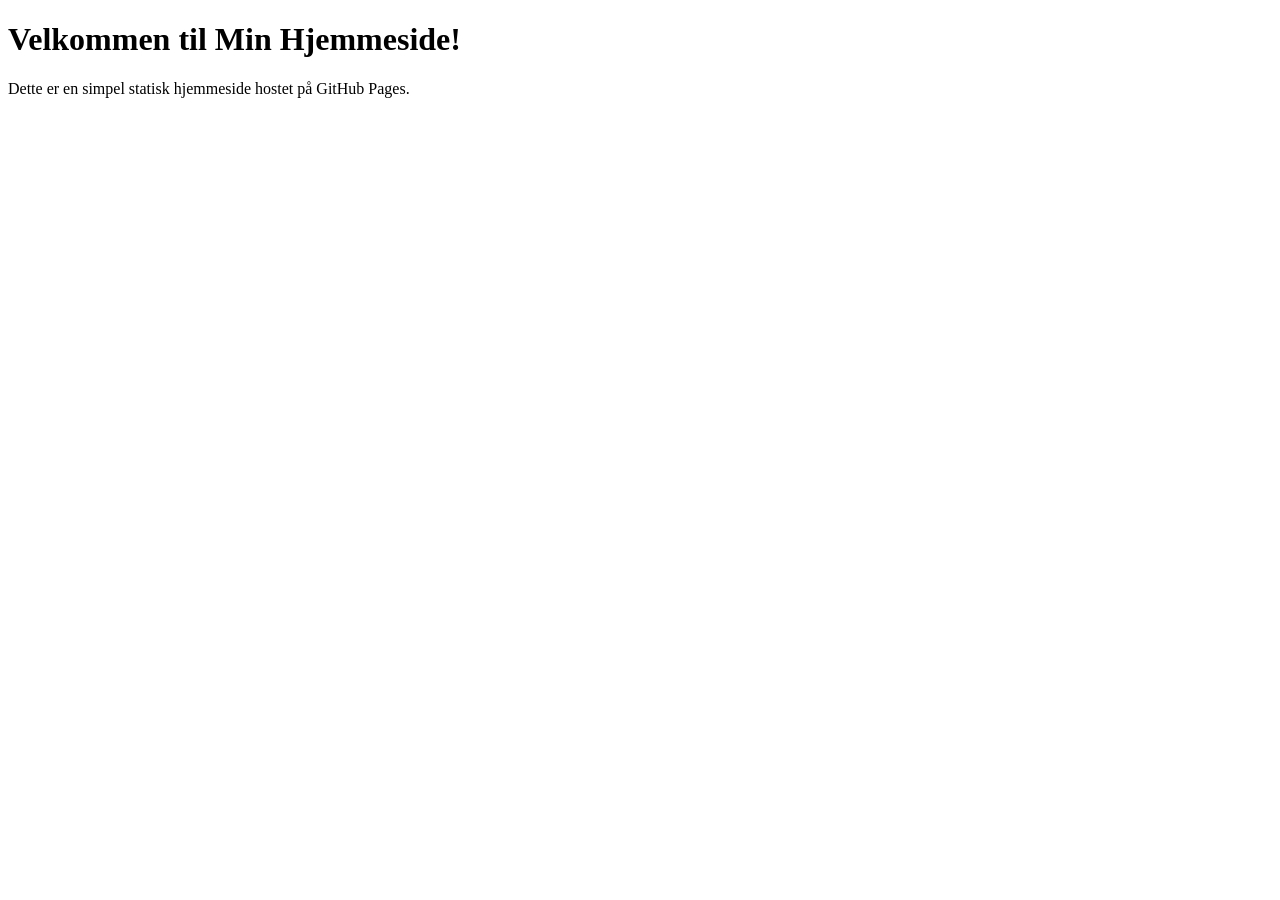
<file: Index.html>
<!DOCTYPE html>
<html lang="da">
<head>
    <meta charset="UTF-8">
    <meta name="viewport" content="width=device-width, initial-scale=1.0">
    <title>Min Hjemmeside</title>
</head>
<body>
    <h1>Velkommen til Min Hjemmeside!</h1>
    <p>Dette er en simpel statisk hjemmeside hostet på GitHub Pages.</p>
</body>
</html>
</file>
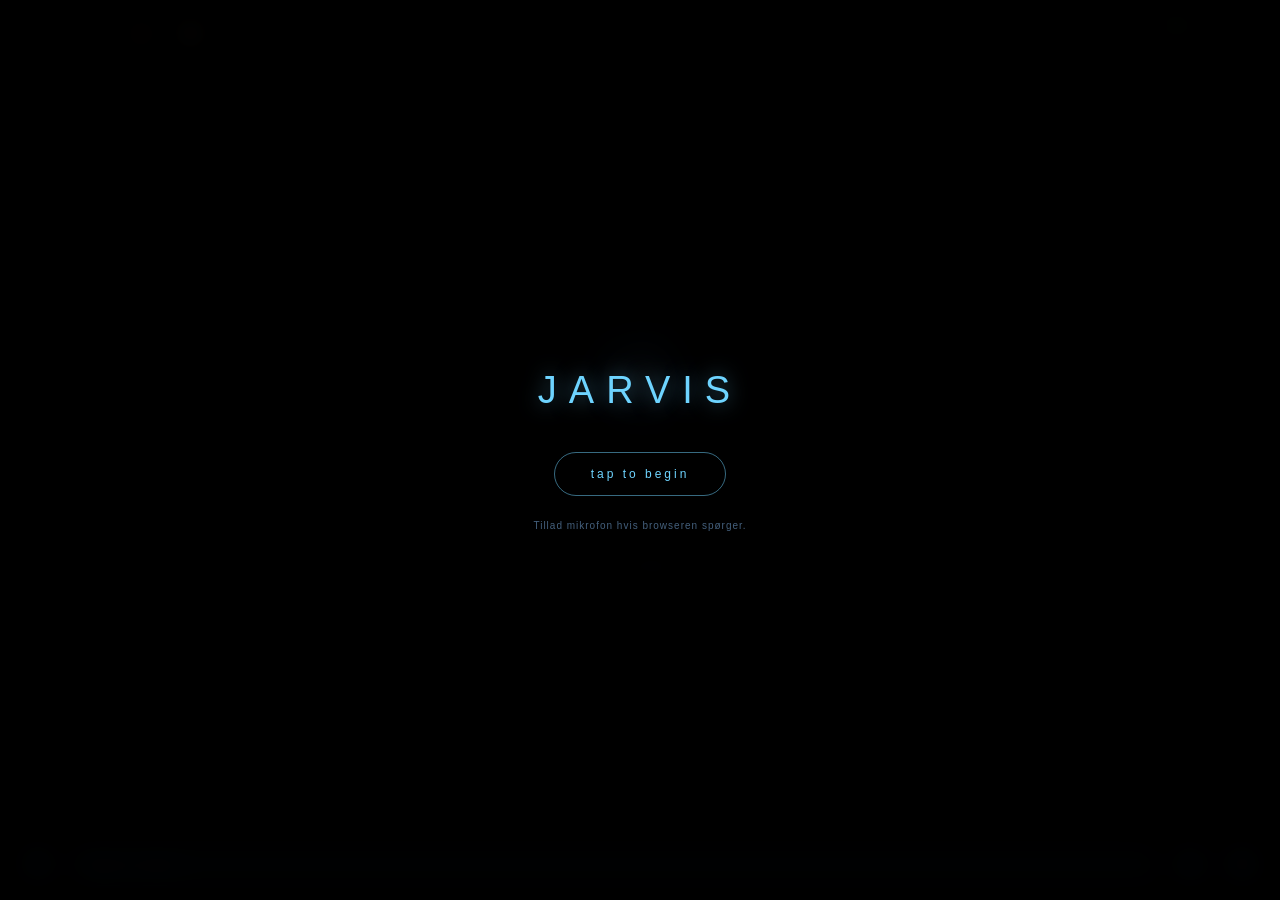
<file: index.html>
<!DOCTYPE html>
<html lang="da">
<head>
    <meta charset="UTF-8">
    <meta name="viewport" content="width=device-width, initial-scale=1.0, maximum-scale=1.0, user-scalable=no">
    <meta name="apple-mobile-web-app-capable" content="yes">
    <meta name="apple-mobile-web-app-status-bar-style" content="black-translucent">
    <title>JARVIS</title>
    <link rel="stylesheet" href="styles.css">
</head>
<body>
    <canvas id="blob"></canvas>

    <div class="hud">
        <span class="dot" id="conn-dot"></span>
        <span id="conn-text">connected</span>
    </div>

    <div class="status" id="status">tap to begin</div>
    <div class="caption" id="caption"></div>

    <div class="bottombar">
        <button class="icon-btn" id="mic-btn" title="Mic">🎙</button>
        <input type="text" id="text-input" placeholder="Skriv til Jarvis…" autocomplete="off" />
        <button class="icon-btn" id="send-btn" title="Send">➤</button>
        <button class="icon-btn" id="settings-btn" title="Indstillinger">⚙</button>
    </div>

    <div class="corner">
        <button id="lang-btn">EN</button>
        <button id="mute-btn">🔊</button>
        <a href="agents.html" class="deck-link" title="Agent Deck — Money Management">💼</a>
        <a href="casino.html" class="deck-link" title="Ivan's Block — Social Casino">🎰</a>
    </div>

    <div class="overlay" id="overlay">
        <div class="overlay-inner">
            <div class="title">JARVIS</div>
            <button class="start-btn" id="start-btn">tap to begin</button>
            <div class="note">Tillad mikrofon hvis browseren spørger.</div>
        </div>
    </div>

    <div class="overlay settings-overlay hidden" id="settings-overlay">
        <div class="settings-panel">
            <h2>Indstillinger</h2>
            <label>Dit navn
                <input type="text" id="name-input" placeholder="Sir">
            </label>
            <label>Anthropic API-nøgle <span class="hint">(valgfri — giver ægte AI-svar)</span>
                <input type="password" id="api-key-input" placeholder="sk-ant-…">
            </label>
            <label>Model
                <select id="model-select">
                    <option value="claude-haiku-4-5-20251001">Haiku 4.5 (hurtig)</option>
                    <option value="claude-sonnet-4-6">Sonnet 4.6</option>
                    <option value="claude-opus-4-7">Opus 4.7 (smartest)</option>
                </select>
            </label>
            <div class="help">
                <p>Uden API-nøgle bruger Jarvis kun lokale kommandoer.</p>
                <p>Med nøgle svarer han intelligent på alt, i Jarvis-stil.</p>
                <p>Få en nøgle på <a href="https://console.anthropic.com/" target="_blank">console.anthropic.com</a></p>
            </div>
            <div class="btn-row">
                <button id="settings-save">Gem</button>
                <button id="settings-close">Luk</button>
            </div>
        </div>
    </div>

    <script src="jarvis.js"></script>
</body>
</html>
</file>
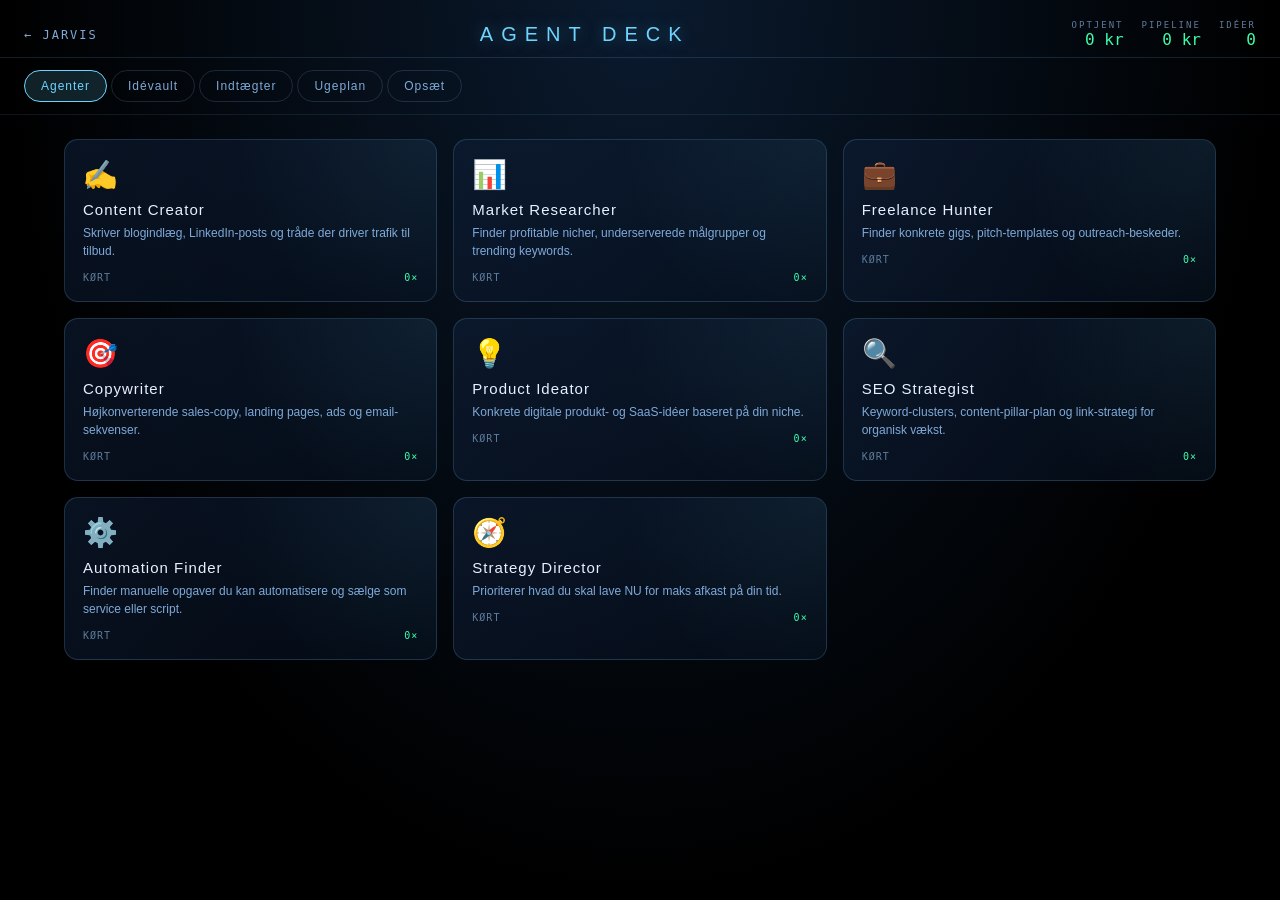
<file: agents.html>
<!DOCTYPE html>
<html lang="da">
<head>
    <meta charset="UTF-8">
    <meta name="viewport" content="width=device-width, initial-scale=1.0">
    <title>Agent Deck — Money Management</title>
    <link rel="stylesheet" href="styles.css">
    <link rel="stylesheet" href="agents.css">
</head>
<body class="agents-body">
    <header class="deck-header">
        <a href="index.html" class="back-link">← JARVIS</a>
        <h1>AGENT&nbsp;DECK</h1>
        <div class="deck-stats">
            <span class="stat"><span class="stat-label">Optjent</span><span id="stat-earned">0 kr</span></span>
            <span class="stat"><span class="stat-label">Pipeline</span><span id="stat-pipeline">0 kr</span></span>
            <span class="stat"><span class="stat-label">Idéer</span><span id="stat-ideas">0</span></span>
        </div>
    </header>

    <nav class="deck-tabs">
        <button class="tab active" data-tab="agents">Agenter</button>
        <button class="tab" data-tab="vault">Idévault</button>
        <button class="tab" data-tab="revenue">Indtægter</button>
        <button class="tab" data-tab="plan">Ugeplan</button>
        <button class="tab" data-tab="config">Opsæt</button>
    </nav>

    <main class="deck-main">
        <section class="tab-panel active" id="panel-agents">
            <div class="agent-grid" id="agent-grid"></div>
        </section>

        <section class="tab-panel" id="panel-vault">
            <div class="vault-toolbar">
                <input type="text" id="vault-search" placeholder="Søg i idéer…">
                <button id="vault-export">Eksportér JSON</button>
                <button id="vault-clear" class="danger">Ryd alt</button>
            </div>
            <div class="vault-list" id="vault-list"></div>
        </section>

        <section class="tab-panel" id="panel-revenue">
            <div class="revenue-form">
                <input type="text" id="rev-source" placeholder="Kilde (fx freelance-gig, produkt)">
                <input type="number" id="rev-amount" placeholder="Beløb (kr)" step="0.01">
                <select id="rev-agent"></select>
                <button id="rev-add">Log indtægt</button>
            </div>
            <div class="revenue-summary" id="revenue-summary"></div>
            <div class="revenue-list" id="revenue-list"></div>
        </section>

        <section class="tab-panel" id="panel-plan">
            <div class="plan-toolbar">
                <button id="plan-generate">Generér ugeplan med alle agenter</button>
                <span id="plan-status"></span>
            </div>
            <div class="plan-output" id="plan-output"></div>
        </section>

        <section class="tab-panel" id="panel-config">
            <div class="config-card">
                <h2>API &amp; Profil</h2>
                <label>Anthropic API-nøgle
                    <input type="password" id="cfg-api-key" placeholder="sk-ant-…">
                </label>
                <label>Model
                    <select id="cfg-model">
                        <option value="claude-haiku-4-5-20251001">Haiku 4.5 (hurtig/billig)</option>
                        <option value="claude-sonnet-4-6">Sonnet 4.6 (balance)</option>
                        <option value="claude-opus-4-7">Opus 4.7 (smartest)</option>
                    </select>
                </label>
                <label>Din niche / mål
                    <textarea id="cfg-niche" rows="3" placeholder="Fx: Jeg er udvikler med 2 timer om dagen. Vil tjene 5000 kr/md ekstra. Interesse: AI-værktøjer, webudvikling."></textarea>
                </label>
                <label>Månedligt mål (kr)
                    <input type="number" id="cfg-goal" placeholder="5000">
                </label>
                <label>Valuta-symbol
                    <input type="text" id="cfg-currency" placeholder="kr" maxlength="4">
                </label>
                <div class="btn-row">
                    <button id="cfg-save">Gem</button>
                    <button id="cfg-reset" class="danger">Nulstil alt</button>
                </div>
                <p class="help-text">Data gemmes kun i din browser. API-nøglen forlader aldrig din enhed undtagen til Anthropic.</p>
            </div>
        </section>
    </main>

    <div class="modal hidden" id="modal">
        <div class="modal-panel">
            <div class="modal-head">
                <h2 id="modal-title">Agent</h2>
                <button id="modal-close">✕</button>
            </div>
            <div class="modal-body">
                <p id="modal-desc" class="agent-desc"></p>
                <label class="modal-label">Brief til agenten
                    <textarea id="modal-brief" rows="4" placeholder="Beskriv hvad du vil have — eller lad feltet stå tomt for default-opgave."></textarea>
                </label>
                <div class="modal-actions">
                    <button id="modal-run">Kør agent</button>
                    <span id="modal-status"></span>
                </div>
                <div class="modal-result" id="modal-result"></div>
            </div>
        </div>
    </div>

    <script src="agents.js"></script>
</body>
</html>
</file>
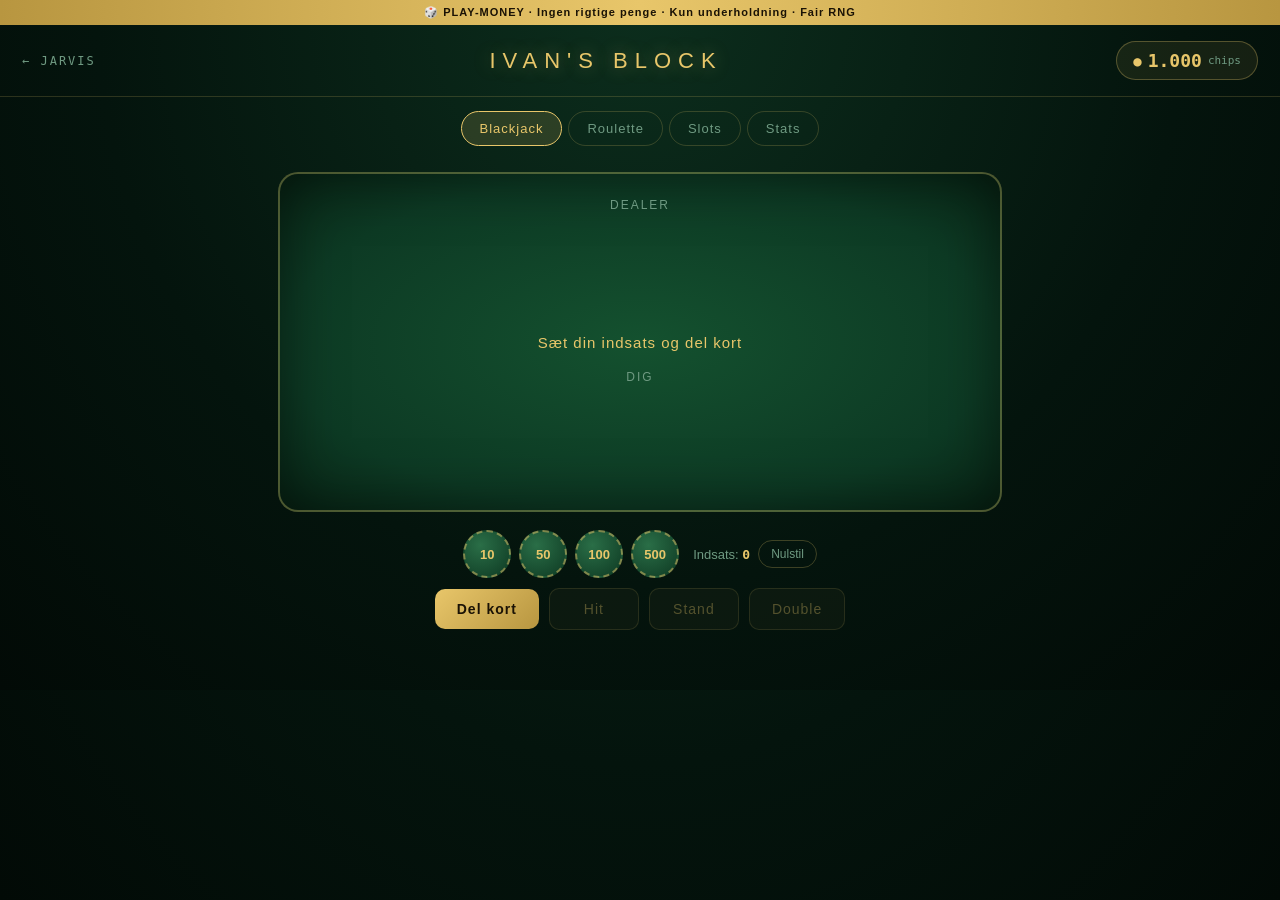
<file: casino.html>
<!DOCTYPE html>
<html lang="da">
<head>
    <meta charset="UTF-8">
    <meta name="viewport" content="width=device-width, initial-scale=1.0, maximum-scale=1.0, user-scalable=no">
    <title>Ivan's Block — Social Casino</title>
    <link rel="stylesheet" href="casino.css">
</head>
<body>
    <div class="play-money-banner">🎲 PLAY-MONEY · Ingen rigtige penge · Kun underholdning · Fair RNG</div>

    <header class="casino-header">
        <a href="index.html" class="back-link">← JARVIS</a>
        <div class="brand">IVAN'S&nbsp;BLOCK</div>
        <div class="wallet">
            <span class="chip-icon">●</span>
            <span id="chip-balance">1000</span>
            <span class="chip-label">chips</span>
        </div>
    </header>

    <nav class="game-tabs">
        <button class="gtab active" data-game="blackjack">Blackjack</button>
        <button class="gtab" data-game="roulette">Roulette</button>
        <button class="gtab" data-game="slots">Slots</button>
        <button class="gtab" data-game="stats">Stats</button>
    </nav>

    <main class="casino-main">
        <!-- BLACKJACK -->
        <section class="game-panel active" id="game-blackjack">
            <div class="table">
                <div class="hand-area">
                    <div class="hand-label">Dealer <span id="bj-dealer-score"></span></div>
                    <div class="cards" id="bj-dealer-cards"></div>
                </div>
                <div class="table-msg" id="bj-msg">Sæt din indsats og del kort</div>
                <div class="hand-area">
                    <div class="hand-label">Dig <span id="bj-player-score"></span></div>
                    <div class="cards" id="bj-player-cards"></div>
                </div>
            </div>
            <div class="bet-row">
                <div class="bet-control">
                    <button class="chip-btn" data-bet="10">10</button>
                    <button class="chip-btn" data-bet="50">50</button>
                    <button class="chip-btn" data-bet="100">100</button>
                    <button class="chip-btn" data-bet="500">500</button>
                    <span class="current-bet">Indsats: <b id="bj-bet">0</b></span>
                    <button class="clear-bet" id="bj-clear">Nulstil</button>
                </div>
            </div>
            <div class="action-row" id="bj-actions">
                <button id="bj-deal" class="primary">Del kort</button>
                <button id="bj-hit" disabled>Hit</button>
                <button id="bj-stand" disabled>Stand</button>
                <button id="bj-double" disabled>Double</button>
            </div>
        </section>

        <!-- ROULETTE -->
        <section class="game-panel" id="game-roulette">
            <div class="roulette-display">
                <div class="wheel" id="roulette-wheel">
                    <div class="wheel-number" id="roulette-result">—</div>
                </div>
                <div class="table-msg" id="roulette-msg">Vælg dine indsatser og spin</div>
            </div>
            <div class="bet-row">
                <div class="bet-control">
                    <button class="chip-btn" data-bet="10">10</button>
                    <button class="chip-btn" data-bet="50">50</button>
                    <button class="chip-btn" data-bet="100">100</button>
                    <span class="current-bet">Chip: <b id="roulette-chip">10</b></span>
                </div>
            </div>
            <div class="roulette-bets" id="roulette-bets"></div>
            <div class="action-row">
                <button id="roulette-spin" class="primary">Spin</button>
                <button id="roulette-clear">Ryd indsatser</button>
                <span class="staked">På bordet: <b id="roulette-staked">0</b></span>
            </div>
        </section>

        <!-- SLOTS -->
        <section class="game-panel" id="game-slots">
            <div class="slots-machine">
                <div class="reels" id="slots-reels">
                    <div class="reel" data-r="0">🍒</div>
                    <div class="reel" data-r="1">🍋</div>
                    <div class="reel" data-r="2">🔔</div>
                </div>
                <div class="table-msg" id="slots-msg">Spin for at vinde</div>
                <div class="paytable" id="slots-paytable"></div>
            </div>
            <div class="bet-row">
                <div class="bet-control">
                    <button class="chip-btn" data-bet="10">10</button>
                    <button class="chip-btn" data-bet="50">50</button>
                    <button class="chip-btn" data-bet="100">100</button>
                    <span class="current-bet">Indsats: <b id="slots-bet">10</b></span>
                </div>
            </div>
            <div class="action-row">
                <button id="slots-spin" class="primary">Spin</button>
            </div>
        </section>

        <!-- STATS -->
        <section class="game-panel" id="game-stats">
            <div class="stats-grid" id="stats-grid"></div>
            <div class="action-row">
                <button id="bonus-btn" class="primary">Hent gratis chips (+500)</button>
                <button id="reset-wallet" class="danger">Nulstil wallet</button>
            </div>
            <p class="disclaimer">
                Ivan's Block er et gratis underholdningsspil med virtuelle chips uden nogen pengeværdi.
                Der kan ikke indbetales eller udbetales rigtige penge. Resultaterne er tilfældige og fair —
                ingen spil er riggede. Spil for sjov.
            </p>
        </section>
    </main>

    <script src="casino.js"></script>
</body>
</html>
</file>
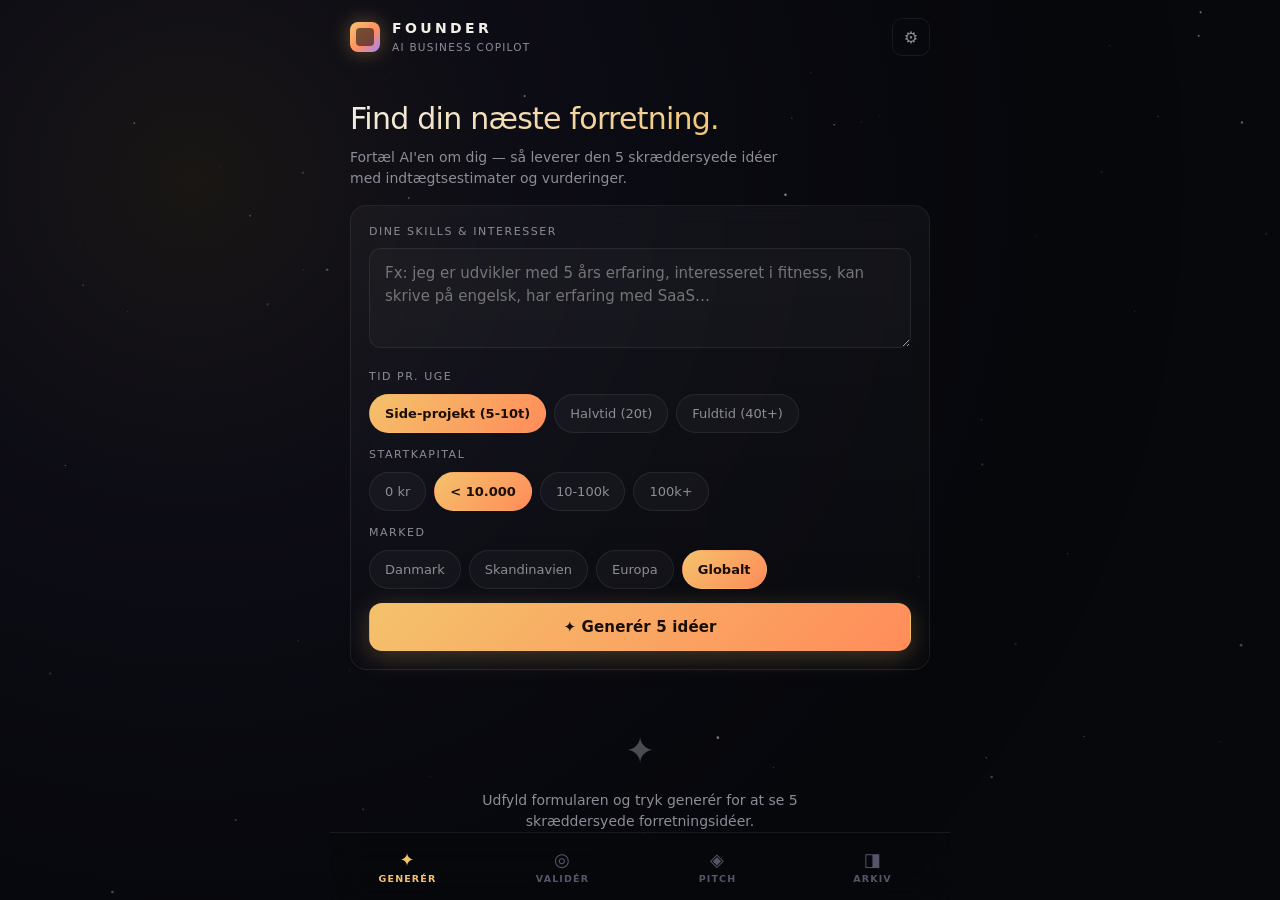
<file: founder.html>
<!DOCTYPE html>
<html lang="da">
<head>
    <meta charset="UTF-8">
    <meta name="viewport" content="width=device-width, initial-scale=1.0, maximum-scale=1.0, user-scalable=no">
    <meta name="apple-mobile-web-app-capable" content="yes">
    <meta name="apple-mobile-web-app-status-bar-style" content="black-translucent">
    <meta name="theme-color" content="#07080c">
    <title>Founder — AI Business Copilot</title>
    <link rel="stylesheet" href="founder.css">
</head>
<body>
    <canvas id="bg"></canvas>

    <div class="app">
        <header class="top">
            <div class="brand">
                <div class="logo"></div>
                <div class="brand-text">
                    <div class="brand-name">FOUNDER</div>
                    <div class="brand-sub" id="brand-sub">AI business copilot</div>
                </div>
            </div>
            <button class="icon" id="settings-btn" aria-label="Indstillinger">⚙</button>
        </header>

        <main id="view" class="view"></main>

        <nav class="tabs">
            <button class="tab" data-tab="generate">
                <span class="tab-ico">✦</span><span class="tab-lbl">Generér</span>
            </button>
            <button class="tab" data-tab="validate">
                <span class="tab-ico">◎</span><span class="tab-lbl">Validér</span>
            </button>
            <button class="tab" data-tab="pitch">
                <span class="tab-ico">◈</span><span class="tab-lbl">Pitch</span>
            </button>
            <button class="tab" data-tab="archive">
                <span class="tab-ico">◨</span><span class="tab-lbl">Arkiv</span>
            </button>
        </nav>
    </div>

    <div class="modal hidden" id="settings-modal">
        <div class="modal-inner">
            <h2>Indstillinger</h2>
            <label>Dit navn
                <input type="text" id="name-input" placeholder="Dit navn">
            </label>
            <label>Anthropic API-nøgle <span class="hint">(påkrævet — driver AI'en)</span>
                <input type="password" id="api-key-input" placeholder="sk-ant-…">
            </label>
            <label>Model
                <select id="model-select">
                    <option value="claude-sonnet-4-6">Sonnet 4.6 — anbefalet balance</option>
                    <option value="claude-haiku-4-5-20251001">Haiku 4.5 — hurtig</option>
                    <option value="claude-opus-4-7">Opus 4.7 — dybest analyse</option>
                </select>
            </label>
            <label>Sprog
                <select id="lang-select">
                    <option value="da">Dansk</option>
                    <option value="en">English</option>
                </select>
            </label>
            <div class="help">
                <p>Alt gemmes lokalt i din browser. Din API-nøgle sendes kun til Anthropic.</p>
                <p>Hent en nøgle på <a href="https://console.anthropic.com/" target="_blank" rel="noopener">console.anthropic.com</a></p>
            </div>
            <div class="row">
                <button id="export-btn" class="ghost">Eksportér</button>
                <button id="reset-btn" class="danger">Nulstil alt</button>
            </div>
            <div class="row">
                <button id="settings-close">Luk</button>
                <button id="settings-save" class="primary">Gem</button>
            </div>
        </div>
    </div>

    <div class="toast" id="toast"></div>

    <script src="founder.js"></script>
</body>
</html>
</file>
<file: styles.css>
* { box-sizing: border-box; margin: 0; padding: 0; }

html, body {
    width: 100%;
    height: 100%;
    background: #000;
    overflow: hidden;
    font-family: "SF Pro Display", "Helvetica Neue", -apple-system, sans-serif;
    color: #7fa9d8;
    -webkit-user-select: none;
    user-select: none;
    -webkit-tap-highlight-color: transparent;
}

#blob {
    position: fixed;
    inset: 0;
    width: 100%;
    height: 100%;
    display: block;
    z-index: 1;
}

.hud {
    position: fixed;
    z-index: 3;
    top: 18px;
    right: 20px;
    font-size: 12px;
    letter-spacing: 1px;
    color: #7fa9d8;
    font-family: "SF Mono", "Menlo", monospace;
    display: flex;
    align-items: center;
    gap: 8px;
}

.dot {
    width: 7px;
    height: 7px;
    border-radius: 50%;
    background: #3afcaa;
    box-shadow: 0 0 6px #3afcaa;
}
.dot.offline { background: #ff4d6d; box-shadow: 0 0 6px #ff4d6d; }

.status {
    position: fixed;
    z-index: 3;
    left: 50%;
    top: 62%;
    transform: translateX(-50%);
    font-size: 13px;
    letter-spacing: 2px;
    color: #8bb4e0;
    font-family: "SF Mono", "Menlo", monospace;
    white-space: nowrap;
    transition: color 0.3s;
}

.caption {
    position: fixed;
    z-index: 3;
    left: 50%;
    top: 68%;
    transform: translateX(-50%);
    max-width: 80%;
    text-align: center;
    font-size: 15px;
    color: #b9d9ff;
    line-height: 1.5;
    opacity: 0;
    transition: opacity 0.3s;
    pointer-events: none;
}
.caption.show { opacity: 1; }

.bottombar {
    position: fixed;
    z-index: 3;
    bottom: 0;
    left: 0;
    right: 0;
    padding: 14px 16px calc(14px + env(safe-area-inset-bottom));
    display: flex;
    gap: 8px;
    align-items: center;
    background: linear-gradient(to top, rgba(0,0,0,0.8), transparent);
}

#text-input {
    flex: 1;
    background: rgba(20, 40, 70, 0.55);
    border: 1px solid rgba(127, 169, 216, 0.25);
    color: #e6f1ff;
    padding: 12px 16px;
    border-radius: 24px;
    font-size: 15px;
    outline: none;
    font-family: inherit;
    -webkit-user-select: auto;
    user-select: auto;
    backdrop-filter: blur(10px);
}
#text-input::placeholder { color: #5e7c9c; }
#text-input:focus { border-color: rgba(127, 200, 255, 0.5); }

.icon-btn {
    width: 44px;
    height: 44px;
    border-radius: 50%;
    background: rgba(20, 40, 70, 0.55);
    border: 1px solid rgba(127, 169, 216, 0.25);
    color: #7fc3ff;
    cursor: pointer;
    font-size: 16px;
    display: flex;
    align-items: center;
    justify-content: center;
    transition: all 0.15s;
    flex-shrink: 0;
    backdrop-filter: blur(10px);
}
.icon-btn:active { background: rgba(80, 150, 220, 0.35); transform: scale(0.95); }
.icon-btn.active { background: #ff47b0; color: white; box-shadow: 0 0 10px #ff47b0; }

.corner {
    position: fixed;
    z-index: 3;
    top: 18px;
    left: 20px;
    display: flex;
    gap: 8px;
}
.corner button {
    background: transparent;
    border: 1px solid rgba(127, 169, 216, 0.25);
    color: #7fa9d8;
    padding: 6px 12px;
    border-radius: 20px;
    font-size: 11px;
    letter-spacing: 1px;
    cursor: pointer;
    font-family: inherit;
    min-width: 40px;
}
.corner button:active { background: rgba(127, 169, 216, 0.15); }
.corner .deck-link {
    display: inline-flex;
    align-items: center;
    justify-content: center;
    text-decoration: none;
    background: transparent;
    border: 1px solid rgba(127, 169, 216, 0.25);
    color: #7fa9d8;
    padding: 6px 12px;
    border-radius: 20px;
    font-size: 13px;
    min-width: 40px;
}
.corner .deck-link:active { background: rgba(127, 169, 216, 0.15); }

.overlay {
    position: fixed;
    inset: 0;
    z-index: 10;
    background: rgba(0,0,0,0.95);
    backdrop-filter: blur(10px);
    display: flex;
    align-items: center;
    justify-content: center;
    transition: opacity 0.4s;
}
.overlay.hidden { opacity: 0; pointer-events: none; }

.overlay-inner { text-align: center; padding: 20px; }
.title {
    font-size: 38px;
    font-weight: 200;
    letter-spacing: 12px;
    color: #6ed4ff;
    text-shadow: 0 0 20px rgba(110, 212, 255, 0.5);
    margin-bottom: 40px;
}
.start-btn {
    padding: 14px 36px;
    background: transparent;
    border: 1px solid rgba(110, 212, 255, 0.5);
    color: #6ed4ff;
    border-radius: 100px;
    font-size: 12px;
    letter-spacing: 3px;
    cursor: pointer;
    font-family: inherit;
}
.start-btn:active { background: rgba(110, 212, 255, 0.15); }
.note {
    margin-top: 24px;
    font-size: 10px;
    color: #44607d;
    letter-spacing: 1px;
}

.settings-panel {
    width: min(92vw, 420px);
    background: linear-gradient(to bottom, #0a1525, #050a14);
    border: 1px solid rgba(127, 200, 255, 0.25);
    border-radius: 16px;
    padding: 24px 22px;
    color: #d6f2ff;
    max-height: 90vh;
    overflow-y: auto;
}
.settings-panel h2 {
    font-weight: 300;
    letter-spacing: 3px;
    color: #6ed4ff;
    margin-bottom: 20px;
    font-size: 18px;
}
.settings-panel label {
    display: block;
    font-size: 12px;
    color: #7fa9d8;
    letter-spacing: 1px;
    margin-bottom: 12px;
}
.settings-panel .hint { color: #5e7c9c; font-weight: normal; text-transform: none; letter-spacing: 0; }
.settings-panel input, .settings-panel select {
    width: 100%;
    margin-top: 6px;
    padding: 10px 12px;
    background: rgba(10, 25, 45, 0.6);
    border: 1px solid rgba(127, 169, 216, 0.25);
    border-radius: 8px;
    color: #e6f1ff;
    font-size: 14px;
    outline: none;
    font-family: inherit;
    -webkit-user-select: auto;
    user-select: auto;
}
.settings-panel input:focus, .settings-panel select:focus { border-color: #6ed4ff; }
.help {
    margin: 16px 0;
    padding: 12px;
    background: rgba(10, 25, 45, 0.5);
    border-left: 2px solid #6ed4ff;
    border-radius: 4px;
    font-size: 12px;
    line-height: 1.6;
    color: #8bb4e0;
}
.help p { margin-bottom: 4px; }
.help a { color: #6ed4ff; text-decoration: none; }
.btn-row { display: flex; gap: 10px; margin-top: 10px; }
.btn-row button {
    flex: 1;
    padding: 10px;
    background: rgba(110, 212, 255, 0.12);
    border: 1px solid rgba(110, 212, 255, 0.4);
    color: #6ed4ff;
    border-radius: 8px;
    font-size: 13px;
    letter-spacing: 1px;
    cursor: pointer;
    font-family: inherit;
}
.btn-row button:active { background: rgba(110, 212, 255, 0.25); }
#settings-close { background: transparent; border-color: rgba(127, 169, 216, 0.25); color: #7fa9d8; }
</file>
<file: agents.css>
.agents-body {
    background: radial-gradient(ellipse at top, #0a1a2e 0%, #000 70%);
    color: #d6f2ff;
    min-height: 100vh;
    overflow: auto;
    -webkit-user-select: auto;
    user-select: auto;
    font-family: "SF Pro Display", "Helvetica Neue", -apple-system, sans-serif;
}

.deck-header {
    padding: 20px 24px 8px;
    display: flex;
    align-items: center;
    justify-content: space-between;
    flex-wrap: wrap;
    gap: 12px;
    border-bottom: 1px solid rgba(127, 200, 255, 0.15);
}
.back-link {
    color: #7fa9d8;
    text-decoration: none;
    font-size: 12px;
    letter-spacing: 2px;
    font-family: "SF Mono", monospace;
}
.back-link:hover { color: #6ed4ff; }
.deck-header h1 {
    font-weight: 200;
    letter-spacing: 8px;
    color: #6ed4ff;
    font-size: 20px;
    text-shadow: 0 0 16px rgba(110, 212, 255, 0.4);
}
.deck-stats { display: flex; gap: 18px; }
.stat {
    display: flex;
    flex-direction: column;
    align-items: flex-end;
    font-family: "SF Mono", monospace;
}
.stat-label {
    font-size: 9px;
    color: #5e7c9c;
    letter-spacing: 2px;
    text-transform: uppercase;
}
.stat span:last-child {
    color: #3afcaa;
    font-size: 16px;
    font-weight: 500;
}

.deck-tabs {
    display: flex;
    gap: 4px;
    padding: 12px 24px;
    border-bottom: 1px solid rgba(127, 200, 255, 0.1);
    overflow-x: auto;
}
.tab {
    background: transparent;
    border: 1px solid rgba(127, 169, 216, 0.2);
    color: #7fa9d8;
    padding: 8px 16px;
    border-radius: 20px;
    font-size: 12px;
    letter-spacing: 1px;
    cursor: pointer;
    font-family: inherit;
    white-space: nowrap;
    transition: all 0.15s;
}
.tab:hover { border-color: #6ed4ff; color: #6ed4ff; }
.tab.active {
    background: rgba(110, 212, 255, 0.15);
    border-color: #6ed4ff;
    color: #6ed4ff;
}

.deck-main { padding: 24px; max-width: 1200px; margin: 0 auto; }
.tab-panel { display: none; }
.tab-panel.active { display: block; animation: fade 0.3s; }
@keyframes fade { from { opacity: 0; transform: translateY(6px); } to { opacity: 1; transform: none; } }

.agent-grid {
    display: grid;
    grid-template-columns: repeat(auto-fill, minmax(280px, 1fr));
    gap: 16px;
}
.agent-card {
    background: linear-gradient(135deg, rgba(15, 30, 55, 0.6), rgba(5, 15, 30, 0.6));
    border: 1px solid rgba(127, 200, 255, 0.2);
    border-radius: 14px;
    padding: 18px;
    cursor: pointer;
    transition: all 0.2s;
    position: relative;
    overflow: hidden;
}
.agent-card::before {
    content: "";
    position: absolute;
    inset: 0;
    background: radial-gradient(circle at top right, rgba(110, 212, 255, 0.08), transparent 50%);
    pointer-events: none;
}
.agent-card:hover {
    border-color: #6ed4ff;
    transform: translateY(-2px);
    box-shadow: 0 8px 24px rgba(110, 212, 255, 0.12);
}
.agent-icon {
    font-size: 28px;
    margin-bottom: 10px;
}
.agent-name {
    font-size: 15px;
    font-weight: 500;
    color: #e6f1ff;
    letter-spacing: 1px;
    margin-bottom: 6px;
}
.agent-tagline {
    font-size: 12px;
    color: #7fa9d8;
    line-height: 1.5;
    margin-bottom: 12px;
}
.agent-meta {
    display: flex;
    justify-content: space-between;
    font-size: 10px;
    color: #5e7c9c;
    letter-spacing: 1px;
    font-family: "SF Mono", monospace;
}
.agent-runs { color: #3afcaa; }

/* Modal */
.modal {
    position: fixed;
    inset: 0;
    background: rgba(0, 0, 0, 0.85);
    backdrop-filter: blur(12px);
    display: flex;
    align-items: center;
    justify-content: center;
    z-index: 100;
    padding: 20px;
    transition: opacity 0.2s;
}
.modal.hidden { opacity: 0; pointer-events: none; }
.modal-panel {
    width: min(100%, 680px);
    max-height: 90vh;
    background: linear-gradient(to bottom, #0a1525, #050a14);
    border: 1px solid rgba(127, 200, 255, 0.3);
    border-radius: 16px;
    display: flex;
    flex-direction: column;
    overflow: hidden;
}
.modal-head {
    display: flex;
    justify-content: space-between;
    align-items: center;
    padding: 18px 22px;
    border-bottom: 1px solid rgba(127, 200, 255, 0.15);
}
.modal-head h2 {
    font-weight: 300;
    letter-spacing: 2px;
    color: #6ed4ff;
    font-size: 18px;
}
#modal-close {
    background: transparent;
    border: none;
    color: #7fa9d8;
    font-size: 20px;
    cursor: pointer;
    padding: 4px 10px;
}
#modal-close:hover { color: #6ed4ff; }
.modal-body { padding: 20px 22px; overflow-y: auto; }
.agent-desc { color: #8bb4e0; font-size: 13px; line-height: 1.6; margin-bottom: 16px; }
.modal-label {
    display: block;
    font-size: 12px;
    color: #7fa9d8;
    letter-spacing: 1px;
    margin-bottom: 14px;
}
.modal-label textarea,
.modal-label input,
.modal-label select {
    display: block;
    width: 100%;
    margin-top: 6px;
    padding: 10px 12px;
    background: rgba(10, 25, 45, 0.6);
    border: 1px solid rgba(127, 169, 216, 0.25);
    border-radius: 8px;
    color: #e6f1ff;
    font-size: 14px;
    font-family: inherit;
    outline: none;
    resize: vertical;
}
.modal-label textarea:focus,
.modal-label input:focus { border-color: #6ed4ff; }
.modal-actions {
    display: flex;
    align-items: center;
    gap: 14px;
    margin-bottom: 14px;
}
#modal-status { font-size: 12px; color: #7fa9d8; font-family: "SF Mono", monospace; }
.modal-result {
    background: rgba(10, 25, 45, 0.5);
    border-left: 2px solid #6ed4ff;
    padding: 14px 16px;
    border-radius: 6px;
    font-size: 13px;
    line-height: 1.7;
    color: #d6f2ff;
    white-space: pre-wrap;
    max-height: 50vh;
    overflow-y: auto;
    display: none;
}
.modal-result.show { display: block; }
.modal-result h3, .modal-result h4 { color: #6ed4ff; margin: 10px 0 6px; font-weight: 500; }
.modal-result ul, .modal-result ol { padding-left: 20px; margin: 6px 0; }
.modal-result code {
    background: rgba(110, 212, 255, 0.1);
    padding: 2px 6px;
    border-radius: 4px;
    font-size: 12px;
}

/* Buttons */
button {
    padding: 10px 18px;
    background: rgba(110, 212, 255, 0.15);
    border: 1px solid rgba(110, 212, 255, 0.4);
    color: #6ed4ff;
    border-radius: 8px;
    font-size: 13px;
    letter-spacing: 1px;
    cursor: pointer;
    font-family: inherit;
    transition: all 0.15s;
}
button:hover { background: rgba(110, 212, 255, 0.25); }
button:active { transform: scale(0.97); }
button:disabled { opacity: 0.4; cursor: not-allowed; }
button.danger {
    background: rgba(255, 77, 109, 0.12);
    border-color: rgba(255, 77, 109, 0.4);
    color: #ff8aa0;
}
button.danger:hover { background: rgba(255, 77, 109, 0.22); }

/* Vault */
.vault-toolbar, .revenue-form, .plan-toolbar {
    display: flex;
    gap: 10px;
    margin-bottom: 18px;
    flex-wrap: wrap;
}
.vault-toolbar input, .revenue-form input, .revenue-form select {
    flex: 1;
    min-width: 160px;
    padding: 10px 14px;
    background: rgba(10, 25, 45, 0.6);
    border: 1px solid rgba(127, 169, 216, 0.25);
    border-radius: 8px;
    color: #e6f1ff;
    font-size: 14px;
    font-family: inherit;
    outline: none;
}
.vault-toolbar input:focus, .revenue-form input:focus { border-color: #6ed4ff; }

.vault-list, .revenue-list {
    display: flex;
    flex-direction: column;
    gap: 10px;
}
.vault-item, .revenue-item {
    background: rgba(15, 30, 55, 0.5);
    border: 1px solid rgba(127, 200, 255, 0.15);
    border-radius: 10px;
    padding: 14px 16px;
}
.vault-item-head, .revenue-item-head {
    display: flex;
    justify-content: space-between;
    align-items: center;
    margin-bottom: 6px;
    gap: 10px;
}
.vault-agent {
    font-size: 11px;
    color: #6ed4ff;
    letter-spacing: 1px;
    font-family: "SF Mono", monospace;
}
.vault-date {
    font-size: 10px;
    color: #5e7c9c;
    font-family: "SF Mono", monospace;
}
.vault-brief {
    font-size: 12px;
    color: #8bb4e0;
    font-style: italic;
    margin-bottom: 8px;
}
.vault-content {
    font-size: 13px;
    line-height: 1.6;
    color: #d6f2ff;
    white-space: pre-wrap;
    max-height: 200px;
    overflow-y: auto;
}
.vault-actions {
    display: flex;
    gap: 6px;
    margin-top: 8px;
}
.vault-actions button {
    padding: 5px 10px;
    font-size: 11px;
}

/* Revenue */
.revenue-summary {
    display: grid;
    grid-template-columns: repeat(auto-fit, minmax(160px, 1fr));
    gap: 12px;
    margin-bottom: 18px;
}
.sum-card {
    background: linear-gradient(135deg, rgba(58, 252, 170, 0.08), rgba(58, 252, 170, 0.02));
    border: 1px solid rgba(58, 252, 170, 0.25);
    border-radius: 10px;
    padding: 14px 16px;
}
.sum-label { font-size: 10px; color: #7fa9d8; letter-spacing: 2px; text-transform: uppercase; }
.sum-value { font-size: 22px; color: #3afcaa; margin-top: 4px; font-family: "SF Mono", monospace; }
.progress-bar {
    margin-top: 10px;
    height: 6px;
    background: rgba(58, 252, 170, 0.1);
    border-radius: 3px;
    overflow: hidden;
}
.progress-fill {
    height: 100%;
    background: linear-gradient(90deg, #3afcaa, #6ed4ff);
    transition: width 0.4s;
}
.revenue-amount {
    color: #3afcaa;
    font-family: "SF Mono", monospace;
    font-weight: 500;
}
.revenue-source { color: #e6f1ff; font-size: 14px; }
.revenue-meta { font-size: 11px; color: #7fa9d8; margin-top: 4px; }
.revenue-del {
    background: transparent;
    border: none;
    color: #5e7c9c;
    font-size: 14px;
    padding: 0 6px;
    cursor: pointer;
}
.revenue-del:hover { color: #ff8aa0; }

/* Config */
.config-card {
    max-width: 560px;
    background: linear-gradient(to bottom, #0a1525, #050a14);
    border: 1px solid rgba(127, 200, 255, 0.2);
    border-radius: 14px;
    padding: 24px 22px;
}
.config-card h2 {
    font-weight: 300;
    letter-spacing: 3px;
    color: #6ed4ff;
    margin-bottom: 18px;
    font-size: 16px;
}
.config-card label {
    display: block;
    font-size: 12px;
    color: #7fa9d8;
    letter-spacing: 1px;
    margin-bottom: 14px;
}
.config-card input, .config-card select, .config-card textarea {
    display: block;
    width: 100%;
    margin-top: 6px;
    padding: 10px 12px;
    background: rgba(10, 25, 45, 0.6);
    border: 1px solid rgba(127, 169, 216, 0.25);
    border-radius: 8px;
    color: #e6f1ff;
    font-size: 14px;
    font-family: inherit;
    outline: none;
    resize: vertical;
}
.config-card input:focus, .config-card textarea:focus { border-color: #6ed4ff; }
.help-text { font-size: 11px; color: #5e7c9c; line-height: 1.6; margin-top: 12px; }
.btn-row { display: flex; gap: 10px; margin-top: 4px; }
.btn-row button { flex: 1; }

.plan-output {
    background: rgba(15, 30, 55, 0.5);
    border: 1px solid rgba(127, 200, 255, 0.15);
    border-radius: 12px;
    padding: 20px;
    font-size: 14px;
    line-height: 1.7;
    color: #d6f2ff;
    white-space: pre-wrap;
    min-height: 200px;
}
.plan-output:empty::before {
    content: "Klik 'Generér ugeplan' for at få alle agenter til at koordinere en plan for denne uge.";
    color: #5e7c9c;
    font-style: italic;
}
.plan-output h3 { color: #6ed4ff; margin: 14px 0 6px; font-weight: 500; font-size: 15px; }
.plan-output ul, .plan-output ol { padding-left: 22px; margin: 6px 0; }

#plan-status { font-size: 12px; color: #7fa9d8; font-family: "SF Mono", monospace; }

.empty-state {
    text-align: center;
    padding: 40px 20px;
    color: #5e7c9c;
    font-style: italic;
    font-size: 13px;
}

@media (max-width: 640px) {
    .deck-header h1 { font-size: 16px; letter-spacing: 5px; }
    .deck-stats { gap: 10px; }
    .stat span:last-child { font-size: 13px; }
    .deck-main { padding: 14px; }
    .agent-grid { grid-template-columns: 1fr; }
    .revenue-form, .vault-toolbar { flex-direction: column; }
    .revenue-form input, .vault-toolbar input { min-width: 0; }
}
</file>
<file: casino.css>
* { box-sizing: border-box; margin: 0; padding: 0; -webkit-tap-highlight-color: transparent; }

:root {
    --bg: #04140d;
    --bg2: #0a2417;
    --gold: #e8c66a;
    --gold-dim: #b89640;
    --green: #1db86a;
    --red: #e23b54;
    --text: #e9f5ee;
    --muted: #6f9a82;
    --felt: #0d3a24;
}

html, body {
    width: 100%;
    min-height: 100%;
    background:
        radial-gradient(ellipse at top, #0c2e1d 0%, var(--bg) 60%, #020a06 100%);
    color: var(--text);
    font-family: "SF Pro Display", "Helvetica Neue", -apple-system, sans-serif;
    -webkit-user-select: none;
    user-select: none;
}

.play-money-banner {
    background: linear-gradient(90deg, var(--gold-dim), var(--gold), var(--gold-dim));
    color: #1a1205;
    text-align: center;
    font-size: 11px;
    letter-spacing: 1px;
    font-weight: 600;
    padding: 6px 10px;
    position: sticky;
    top: 0;
    z-index: 20;
}

.casino-header {
    display: flex;
    align-items: center;
    justify-content: space-between;
    padding: 16px 22px;
    border-bottom: 1px solid rgba(232, 198, 106, 0.18);
    gap: 12px;
}
.back-link {
    color: var(--muted);
    text-decoration: none;
    font-size: 12px;
    letter-spacing: 2px;
    font-family: "SF Mono", monospace;
    white-space: nowrap;
}
.back-link:hover { color: var(--gold); }
.brand {
    font-weight: 300;
    letter-spacing: 7px;
    font-size: 22px;
    color: var(--gold);
    text-shadow: 0 0 18px rgba(232, 198, 106, 0.4);
}
.wallet {
    display: flex;
    align-items: center;
    gap: 6px;
    background: rgba(232, 198, 106, 0.08);
    border: 1px solid rgba(232, 198, 106, 0.3);
    border-radius: 22px;
    padding: 8px 16px;
    font-family: "SF Mono", monospace;
}
.chip-icon { color: var(--gold); font-size: 14px; }
#chip-balance { color: var(--gold); font-size: 18px; font-weight: 600; }
.chip-label { color: var(--muted); font-size: 11px; }

.game-tabs {
    display: flex;
    gap: 6px;
    padding: 14px 22px;
    overflow-x: auto;
    justify-content: center;
}
.gtab {
    background: transparent;
    border: 1px solid rgba(232, 198, 106, 0.2);
    color: var(--muted);
    padding: 9px 18px;
    border-radius: 22px;
    font-size: 13px;
    letter-spacing: 1px;
    cursor: pointer;
    font-family: inherit;
    white-space: nowrap;
    transition: all 0.15s;
}
.gtab:hover { color: var(--gold); border-color: var(--gold); }
.gtab.active {
    background: rgba(232, 198, 106, 0.15);
    border-color: var(--gold);
    color: var(--gold);
}

.casino-main { max-width: 760px; margin: 0 auto; padding: 12px 18px 60px; }
.game-panel { display: none; }
.game-panel.active { display: block; animation: rise 0.3s ease; }
@keyframes rise { from { opacity: 0; transform: translateY(8px); } to { opacity: 1; transform: none; } }

/* TABLE (Blackjack) */
.table {
    background:
        radial-gradient(ellipse at center, #14512f 0%, var(--felt) 70%, #082616 100%);
    border: 2px solid rgba(232, 198, 106, 0.3);
    border-radius: 20px;
    padding: 24px 18px;
    min-height: 340px;
    display: flex;
    flex-direction: column;
    justify-content: space-between;
    box-shadow: inset 0 0 60px rgba(0,0,0,0.5);
}
.hand-area { text-align: center; }
.hand-label {
    font-size: 12px;
    letter-spacing: 2px;
    color: var(--muted);
    text-transform: uppercase;
    margin-bottom: 10px;
}
.hand-label span { color: var(--gold); font-weight: 600; }
.cards { display: flex; gap: 8px; justify-content: center; min-height: 92px; flex-wrap: wrap; }
.card {
    width: 64px;
    height: 90px;
    background: linear-gradient(160deg, #fff, #e8ecf0);
    border-radius: 8px;
    color: #1a1a1a;
    display: flex;
    flex-direction: column;
    justify-content: space-between;
    padding: 6px 8px;
    font-weight: 600;
    font-size: 16px;
    box-shadow: 0 4px 10px rgba(0,0,0,0.4);
    animation: deal 0.3s ease;
}
@keyframes deal { from { opacity: 0; transform: translateY(-20px) rotate(-6deg); } to { opacity: 1; transform: none; } }
.card.red { color: var(--red); }
.card .rank-b { align-self: flex-end; transform: rotate(180deg); }
.card.back {
    background: repeating-linear-gradient(45deg, #1a3d6e, #1a3d6e 6px, #224a82 6px, #224a82 12px);
    border: 2px solid rgba(255,255,255,0.2);
}
.table-msg {
    text-align: center;
    font-size: 15px;
    color: var(--gold);
    letter-spacing: 1px;
    padding: 12px;
    min-height: 24px;
}
.table-msg.win { color: var(--green); font-weight: 600; }
.table-msg.lose { color: var(--red); }

/* BET / ACTION ROWS */
.bet-row { margin: 18px 0 10px; }
.bet-control {
    display: flex;
    gap: 8px;
    align-items: center;
    flex-wrap: wrap;
    justify-content: center;
}
.chip-btn {
    width: 48px;
    height: 48px;
    border-radius: 50%;
    background: radial-gradient(circle at 35% 30%, #2a6e47, #0e3a23);
    border: 2px dashed rgba(232, 198, 106, 0.5);
    color: var(--gold);
    font-weight: 700;
    font-size: 13px;
    cursor: pointer;
    font-family: inherit;
    transition: transform 0.1s;
}
.chip-btn:active { transform: scale(0.9); }
.chip-btn.sel { box-shadow: 0 0 0 2px var(--gold), 0 0 14px rgba(232,198,106,0.6); }
.current-bet, .staked { font-size: 13px; color: var(--muted); margin-left: 6px; }
.current-bet b, .staked b { color: var(--gold); font-family: "SF Mono", monospace; }
.clear-bet {
    background: transparent;
    border: 1px solid rgba(232,198,106,0.25);
    color: var(--muted);
    padding: 6px 12px;
    border-radius: 16px;
    font-size: 12px;
    cursor: pointer;
    font-family: inherit;
}

.action-row {
    display: flex;
    gap: 10px;
    justify-content: center;
    flex-wrap: wrap;
    align-items: center;
    margin-top: 10px;
}
.action-row button {
    padding: 12px 22px;
    background: rgba(232, 198, 106, 0.1);
    border: 1px solid rgba(232, 198, 106, 0.4);
    color: var(--gold);
    border-radius: 10px;
    font-size: 14px;
    letter-spacing: 1px;
    cursor: pointer;
    font-family: inherit;
    transition: all 0.15s;
    min-width: 90px;
}
.action-row button:hover:not(:disabled) { background: rgba(232, 198, 106, 0.22); }
.action-row button:active:not(:disabled) { transform: scale(0.97); }
.action-row button:disabled { opacity: 0.35; cursor: not-allowed; }
.action-row button.primary {
    background: linear-gradient(135deg, var(--gold), var(--gold-dim));
    color: #1a1205;
    font-weight: 600;
    border: none;
}
.action-row button.danger {
    background: rgba(226, 59, 84, 0.12);
    border-color: rgba(226, 59, 84, 0.4);
    color: #ff8595;
}

/* ROULETTE */
.roulette-display { text-align: center; padding: 16px 0; }
.wheel {
    width: 180px;
    height: 180px;
    margin: 0 auto;
    border-radius: 50%;
    background:
        conic-gradient(from 0deg,
            #1db86a 0deg 10deg, #e23b54 10deg 20deg,
            #1db86a 20deg 30deg, #e23b54 30deg 40deg,
            #1db86a 40deg 50deg, #e23b54 50deg 60deg);
    border: 6px solid var(--gold);
    display: flex;
    align-items: center;
    justify-content: center;
    box-shadow: 0 0 30px rgba(232,198,106,0.3), inset 0 0 30px rgba(0,0,0,0.6);
    position: relative;
    transition: transform 0.2s;
}
.wheel.spinning { animation: spin 1.2s cubic-bezier(.2,.8,.2,1); }
@keyframes spin { from { transform: rotate(0); } to { transform: rotate(1080deg); } }
.wheel-number {
    width: 90px;
    height: 90px;
    border-radius: 50%;
    background: #04140d;
    color: var(--gold);
    display: flex;
    align-items: center;
    justify-content: center;
    font-size: 34px;
    font-weight: 700;
    font-family: "SF Mono", monospace;
    border: 2px solid rgba(232,198,106,0.4);
}
.wheel-number.red { color: var(--red); }
.wheel-number.green { color: var(--green); }

.roulette-bets {
    display: grid;
    grid-template-columns: repeat(3, 1fr);
    gap: 8px;
    margin: 16px 0;
}
.rbet {
    padding: 14px 8px;
    border-radius: 10px;
    border: 1px solid rgba(232,198,106,0.25);
    background: rgba(13, 58, 36, 0.6);
    color: var(--text);
    font-size: 13px;
    cursor: pointer;
    font-family: inherit;
    text-align: center;
    position: relative;
    transition: all 0.12s;
}
.rbet:hover { border-color: var(--gold); }
.rbet.red-bet { background: rgba(226, 59, 84, 0.22); }
.rbet.black-bet { background: rgba(20, 20, 26, 0.7); }
.rbet .payout { display: block; font-size: 10px; color: var(--muted); margin-top: 3px; }
.rbet .placed {
    position: absolute;
    top: 4px;
    right: 6px;
    font-size: 11px;
    color: var(--gold);
    font-family: "SF Mono", monospace;
    font-weight: 700;
}

/* SLOTS */
.slots-machine { text-align: center; padding: 20px 0; }
.reels {
    display: flex;
    gap: 12px;
    justify-content: center;
    margin-bottom: 16px;
}
.reel {
    width: 88px;
    height: 88px;
    background: linear-gradient(160deg, #102e1e, #061a0f);
    border: 2px solid var(--gold);
    border-radius: 14px;
    display: flex;
    align-items: center;
    justify-content: center;
    font-size: 46px;
    box-shadow: inset 0 0 20px rgba(0,0,0,0.6);
}
.reel.spin { animation: reelspin 0.3s linear infinite; }
@keyframes reelspin { 0% { transform: translateY(-6px); } 50% { transform: translateY(6px); } 100% { transform: translateY(-6px); } }
.paytable {
    display: flex;
    flex-direction: column;
    gap: 4px;
    max-width: 280px;
    margin: 18px auto 0;
    font-size: 12px;
    color: var(--muted);
}
.paytable .pt-row { display: flex; justify-content: space-between; padding: 3px 0; border-bottom: 1px solid rgba(232,198,106,0.08); }
.paytable .pt-row b { color: var(--gold); font-family: "SF Mono", monospace; }

/* STATS */
.stats-grid {
    display: grid;
    grid-template-columns: repeat(auto-fit, minmax(140px, 1fr));
    gap: 12px;
    margin-bottom: 22px;
}
.stat-card {
    background: rgba(13, 58, 36, 0.5);
    border: 1px solid rgba(232,198,106,0.2);
    border-radius: 12px;
    padding: 16px;
    text-align: center;
}
.stat-card .label { font-size: 10px; letter-spacing: 2px; color: var(--muted); text-transform: uppercase; }
.stat-card .value { font-size: 24px; color: var(--gold); margin-top: 6px; font-family: "SF Mono", monospace; }
.disclaimer {
    margin-top: 24px;
    font-size: 11px;
    line-height: 1.7;
    color: var(--muted);
    text-align: center;
    max-width: 520px;
    margin-left: auto;
    margin-right: auto;
}

@media (max-width: 560px) {
    .brand { font-size: 16px; letter-spacing: 4px; }
    .card { width: 54px; height: 78px; font-size: 14px; }
    .reel { width: 72px; height: 72px; font-size: 38px; }
    .wheel { width: 150px; height: 150px; }
}
</file>
<file: founder.css>
* { box-sizing: border-box; margin: 0; padding: 0; -webkit-tap-highlight-color: transparent; }

:root {
    --bg: #07080c;
    --bg-2: #10121a;
    --bg-3: #171a24;
    --ink: #f2efe6;
    --ink-dim: #8d8d98;
    --ink-mute: #55556a;
    --line: rgba(255, 255, 255, 0.07);
    --line-strong: rgba(255, 255, 255, 0.15);
    --gold: #f4c26b;
    --gold-2: #ffb366;
    --amber: #ff8c5a;
    --violet: #a280ff;
    --teal: #5fd4c4;
    --danger: #ff6b7a;
    --ok: #7ee1b4;
    --radius: 16px;
    --pad: 20px;
    --ease: cubic-bezier(0.2, 0.8, 0.2, 1);
}

html, body {
    height: 100%;
    background: var(--bg);
    color: var(--ink);
    font-family: -apple-system, BlinkMacSystemFont, "Inter", "SF Pro Text", system-ui, sans-serif;
    font-size: 16px;
    line-height: 1.5;
    overflow: hidden;
    overscroll-behavior: none;
    -webkit-font-smoothing: antialiased;
}

#bg {
    position: fixed; inset: 0;
    width: 100vw; height: 100vh;
    z-index: 0;
    pointer-events: none;
}

.app {
    position: relative;
    z-index: 1;
    max-width: 620px;
    margin: 0 auto;
    height: 100dvh;
    display: grid;
    grid-template-rows: auto 1fr auto;
    padding: env(safe-area-inset-top) 0 env(safe-area-inset-bottom) 0;
}

/* ---------- Header ---------- */
.top {
    display: flex;
    align-items: center;
    justify-content: space-between;
    padding: 18px var(--pad) 10px;
}

.brand { display: flex; align-items: center; gap: 12px; }

.logo {
    width: 30px; height: 30px;
    border-radius: 8px;
    background:
        linear-gradient(135deg, var(--gold) 0%, var(--amber) 55%, var(--violet) 100%);
    box-shadow:
        0 0 20px rgba(244, 194, 107, 0.35),
        inset 0 0 10px rgba(255, 255, 255, 0.1);
    position: relative;
    animation: shimmer 8s var(--ease) infinite;
}
.logo::after {
    content: "";
    position: absolute; inset: 6px;
    border-radius: 4px;
    background: rgba(7, 8, 12, 0.55);
    backdrop-filter: blur(4px);
}

@keyframes shimmer {
    0%, 100% { filter: brightness(1) hue-rotate(0deg); }
    50% { filter: brightness(1.15) hue-rotate(8deg); }
}

.brand-name {
    font-weight: 800;
    font-size: 14px;
    letter-spacing: 0.24em;
    color: var(--ink);
}

.brand-sub {
    font-size: 10.5px;
    color: var(--ink-dim);
    letter-spacing: 0.12em;
    text-transform: uppercase;
    margin-top: 1px;
}

.icon {
    background: transparent;
    border: 1px solid var(--line);
    color: var(--ink-dim);
    width: 38px; height: 38px;
    border-radius: 10px;
    cursor: pointer;
    font-size: 16px;
    transition: all 0.2s var(--ease);
}
.icon:hover { color: var(--ink); border-color: var(--line-strong); }

/* ---------- Main view ---------- */
.view {
    padding: 12px var(--pad) 24px;
    overflow-y: auto;
    overflow-x: hidden;
    scrollbar-width: thin;
    scrollbar-color: var(--line-strong) transparent;
}
.view::-webkit-scrollbar { width: 4px; }
.view::-webkit-scrollbar-thumb { background: var(--line-strong); border-radius: 2px; }

.view-enter { animation: fadeUp 0.35s var(--ease) both; }
@keyframes fadeUp {
    from { opacity: 0; transform: translateY(10px); }
    to { opacity: 1; transform: none; }
}

/* ---------- Hero ---------- */
.hero {
    padding: 24px 0 16px;
}
.hero h1 {
    font-size: 30px;
    font-weight: 500;
    letter-spacing: -0.025em;
    line-height: 1.15;
    background: linear-gradient(135deg, var(--ink) 0%, var(--gold) 70%, var(--amber) 100%);
    -webkit-background-clip: text;
    background-clip: text;
    -webkit-text-fill-color: transparent;
}
.hero p {
    margin-top: 10px;
    color: var(--ink-dim);
    font-size: 14px;
    max-width: 460px;
}

/* ---------- Cards ---------- */
.card {
    background: linear-gradient(180deg, rgba(255,255,255,0.035), rgba(255,255,255,0.012));
    border: 1px solid var(--line);
    border-radius: var(--radius);
    padding: 18px;
    margin-bottom: 14px;
    backdrop-filter: blur(12px);
    -webkit-backdrop-filter: blur(12px);
}

.card h3 {
    font-size: 10.5px;
    font-weight: 700;
    letter-spacing: 0.2em;
    text-transform: uppercase;
    color: var(--ink-dim);
    margin-bottom: 14px;
}

/* ---------- Forms ---------- */
.field { margin-bottom: 14px; }
.field:last-child { margin-bottom: 0; }
.field label {
    display: block;
    font-size: 11px;
    letter-spacing: 0.14em;
    text-transform: uppercase;
    color: var(--ink-dim);
    margin-bottom: 8px;
}

input[type="text"], input[type="password"], textarea, select {
    width: 100%;
    background: rgba(255, 255, 255, 0.025);
    border: 1px solid var(--line);
    border-radius: 12px;
    padding: 13px 15px;
    color: var(--ink);
    font-family: inherit;
    font-size: 15px;
    outline: none;
    transition: border-color 0.2s var(--ease), background 0.2s var(--ease);
}
input:focus, textarea:focus, select:focus {
    border-color: var(--gold);
    background: rgba(255, 255, 255, 0.05);
}
textarea { resize: vertical; min-height: 100px; font-family: inherit; line-height: 1.5; }
select {
    appearance: none;
    background-image: linear-gradient(45deg, transparent 50%, var(--ink-dim) 50%), linear-gradient(135deg, var(--ink-dim) 50%, transparent 50%);
    background-position: calc(100% - 18px) 55%, calc(100% - 13px) 55%;
    background-size: 5px 5px, 5px 5px;
    background-repeat: no-repeat;
    padding-right: 36px;
}

/* ---------- Chips for multi-choice ---------- */
.chips { display: flex; flex-wrap: wrap; gap: 8px; }
.chip {
    background: rgba(255, 255, 255, 0.03);
    border: 1px solid var(--line);
    border-radius: 100px;
    padding: 9px 15px;
    color: var(--ink-dim);
    font-size: 13px;
    cursor: pointer;
    transition: all 0.15s var(--ease);
}
.chip:hover { border-color: var(--line-strong); color: var(--ink); }
.chip.active {
    background: linear-gradient(135deg, var(--gold) 0%, var(--amber) 100%);
    border-color: transparent;
    color: #1a0f06;
    font-weight: 600;
}

/* ---------- Buttons ---------- */
button { font-family: inherit; font-size: 15px; cursor: pointer; transition: all 0.2s var(--ease); }

.btn {
    display: inline-flex;
    align-items: center;
    justify-content: center;
    gap: 8px;
    padding: 14px 22px;
    border-radius: 13px;
    border: 1px solid var(--line-strong);
    background: rgba(255, 255, 255, 0.04);
    color: var(--ink);
    width: 100%;
    font-weight: 500;
    letter-spacing: 0.01em;
}
.btn:hover { background: rgba(255, 255, 255, 0.08); }
.btn:disabled { opacity: 0.5; cursor: not-allowed; }

.btn.primary {
    background: linear-gradient(135deg, var(--gold) 0%, var(--amber) 100%);
    border-color: transparent;
    color: #1a0f06;
    font-weight: 700;
    box-shadow: 0 6px 24px rgba(244, 194, 107, 0.25);
}
.btn.primary:hover { filter: brightness(1.08); transform: translateY(-1px); }
.btn.primary:active { transform: translateY(0); }

.btn.ghost {
    background: transparent;
    color: var(--ink-dim);
    border-color: var(--line);
}
.btn.ghost:hover { color: var(--ink); }

/* ---------- Idea cards (generated results) ---------- */
.idea {
    background: linear-gradient(180deg, rgba(244, 194, 107, 0.05), rgba(255, 255, 255, 0.012));
    border: 1px solid rgba(244, 194, 107, 0.15);
    border-radius: var(--radius);
    padding: 18px;
    margin-bottom: 12px;
    position: relative;
    overflow: hidden;
    animation: fadeUp 0.4s var(--ease) both;
}
.idea::before {
    content: "";
    position: absolute;
    top: 0; left: 0; right: 0; height: 1px;
    background: linear-gradient(90deg, transparent, var(--gold), transparent);
    opacity: 0.5;
}

.idea-head {
    display: flex; justify-content: space-between; align-items: flex-start;
    gap: 12px;
    margin-bottom: 8px;
}
.idea-name {
    font-size: 17px;
    font-weight: 600;
    letter-spacing: -0.01em;
    color: var(--ink);
}
.idea-rev {
    font-size: 11px;
    font-weight: 700;
    color: var(--gold);
    letter-spacing: 0.05em;
    padding: 4px 10px;
    background: rgba(244, 194, 107, 0.1);
    border-radius: 100px;
    flex-shrink: 0;
    white-space: nowrap;
}
.idea-pitch {
    color: var(--ink-dim);
    font-size: 14px;
    margin-bottom: 14px;
    line-height: 1.55;
}

.scores {
    display: grid;
    grid-template-columns: repeat(3, 1fr);
    gap: 10px;
    margin-bottom: 14px;
}
.score {
    text-align: left;
}
.score-lbl {
    font-size: 9.5px;
    letter-spacing: 0.16em;
    text-transform: uppercase;
    color: var(--ink-mute);
    margin-bottom: 4px;
}
.score-bar {
    height: 4px;
    background: rgba(255, 255, 255, 0.06);
    border-radius: 2px;
    overflow: hidden;
    position: relative;
}
.score-bar-fill {
    height: 100%;
    background: linear-gradient(90deg, var(--gold), var(--amber));
    border-radius: 2px;
    transition: width 0.6s var(--ease);
}
.score-val {
    font-size: 11px;
    color: var(--ink-dim);
    margin-top: 3px;
    font-variant-numeric: tabular-nums;
}

.idea-actions { display: flex; gap: 8px; }
.idea-actions button {
    flex: 1;
    padding: 10px;
    font-size: 13px;
    border-radius: 10px;
    border: 1px solid var(--line-strong);
    background: rgba(255, 255, 255, 0.03);
    color: var(--ink);
}
.idea-actions button.primary {
    background: var(--gold);
    color: #1a0f06;
    border-color: transparent;
    font-weight: 600;
}
.idea-actions button:hover { filter: brightness(1.1); }

/* ---------- Validation output ---------- */
.section {
    background: rgba(255, 255, 255, 0.025);
    border: 1px solid var(--line);
    border-radius: 14px;
    padding: 16px 18px;
    margin-bottom: 10px;
}
.section-head {
    display: flex; align-items: center; gap: 10px;
    margin-bottom: 10px;
}
.section-ico {
    width: 24px; height: 24px;
    border-radius: 7px;
    background: linear-gradient(135deg, var(--gold), var(--amber));
    display: grid; place-items: center;
    font-size: 11px;
    color: #1a0f06;
    font-weight: 700;
    flex-shrink: 0;
}
.section-title {
    font-size: 11px;
    font-weight: 700;
    letter-spacing: 0.18em;
    text-transform: uppercase;
    color: var(--ink);
}
.section-body { font-size: 14px; color: var(--ink); line-height: 1.6; white-space: pre-wrap; }
.section-body ul { list-style: none; padding: 0; }
.section-body ul li {
    padding: 6px 0 6px 18px;
    position: relative;
}
.section-body ul li::before {
    content: "→";
    position: absolute;
    left: 0;
    color: var(--gold);
    font-weight: 700;
}

.verdict {
    text-align: center;
    padding: 22px;
    border-radius: 14px;
    margin-bottom: 14px;
    background: linear-gradient(135deg, rgba(244, 194, 107, 0.12), rgba(162, 128, 255, 0.08));
    border: 1px solid rgba(244, 194, 107, 0.2);
}
.verdict-score {
    font-size: 48px;
    font-weight: 300;
    color: var(--gold);
    letter-spacing: -0.03em;
    font-variant-numeric: tabular-nums;
    line-height: 1;
}
.verdict-score .pct { font-size: 22px; color: var(--ink-dim); margin-left: 2px; }
.verdict-lbl {
    font-size: 11px;
    letter-spacing: 0.2em;
    text-transform: uppercase;
    color: var(--ink-dim);
    margin-top: 6px;
}
.verdict-note {
    margin-top: 12px;
    font-size: 14px;
    color: var(--ink);
    font-style: italic;
}

/* ---------- Pitch view ---------- */
.slide {
    background: linear-gradient(135deg, rgba(162, 128, 255, 0.08), rgba(95, 212, 196, 0.05));
    border: 1px solid rgba(162, 128, 255, 0.18);
    border-radius: var(--radius);
    padding: 22px;
    margin-bottom: 12px;
}
.slide-num {
    font-size: 10px;
    letter-spacing: 0.2em;
    color: var(--violet);
    font-weight: 700;
    margin-bottom: 6px;
}
.slide-title {
    font-size: 18px;
    font-weight: 600;
    margin-bottom: 10px;
    letter-spacing: -0.01em;
}
.slide-body {
    font-size: 14.5px;
    color: var(--ink);
    line-height: 1.6;
    white-space: pre-wrap;
}

/* ---------- Archive ---------- */
.arc-item {
    background: rgba(255, 255, 255, 0.025);
    border: 1px solid var(--line);
    border-radius: 12px;
    padding: 14px 16px;
    margin-bottom: 8px;
    display: flex;
    justify-content: space-between;
    align-items: center;
    gap: 12px;
    cursor: pointer;
    transition: all 0.15s var(--ease);
}
.arc-item:hover { border-color: var(--line-strong); background: rgba(255, 255, 255, 0.04); }
.arc-body { flex: 1; min-width: 0; }
.arc-name { font-weight: 600; font-size: 14.5px; letter-spacing: -0.01em; }
.arc-pitch {
    font-size: 12.5px;
    color: var(--ink-dim);
    margin-top: 3px;
    overflow: hidden;
    text-overflow: ellipsis;
    display: -webkit-box;
    -webkit-line-clamp: 2;
    -webkit-box-orient: vertical;
}
.arc-rev {
    font-size: 11px;
    color: var(--gold);
    font-weight: 700;
    white-space: nowrap;
}
.arc-del {
    background: none;
    border: none;
    color: var(--ink-mute);
    font-size: 18px;
    padding: 4px 6px;
    cursor: pointer;
}
.arc-del:hover { color: var(--danger); }

/* ---------- Tabs ---------- */
.tabs {
    display: grid;
    grid-template-columns: repeat(4, 1fr);
    background: rgba(7, 8, 12, 0.88);
    backdrop-filter: blur(18px);
    -webkit-backdrop-filter: blur(18px);
    border-top: 1px solid var(--line);
    padding: 8px 0 calc(8px + env(safe-area-inset-bottom));
}
.tab {
    background: none; border: none; color: var(--ink-mute);
    display: flex; flex-direction: column; align-items: center;
    gap: 3px;
    padding: 8px 0;
    font-size: 9.5px;
    letter-spacing: 0.12em;
    text-transform: uppercase;
    font-weight: 600;
}
.tab-ico { font-size: 18px; }
.tab.active { color: var(--gold); }
.tab:active { transform: scale(0.94); }

/* ---------- Modal ---------- */
.modal {
    position: fixed; inset: 0;
    background: rgba(4, 5, 8, 0.85);
    backdrop-filter: blur(12px);
    -webkit-backdrop-filter: blur(12px);
    z-index: 10;
    display: grid; place-items: end center;
    padding: 20px;
    animation: fadeIn 0.2s var(--ease) both;
}
.modal.hidden { display: none; }
.modal-inner {
    background: var(--bg-2);
    border: 1px solid var(--line);
    border-radius: var(--radius);
    padding: 24px;
    width: 100%;
    max-width: 440px;
    max-height: 85vh;
    overflow-y: auto;
    animation: slideUp 0.3s var(--ease) both;
}
@keyframes fadeIn { from { opacity: 0; } to { opacity: 1; } }
@keyframes slideUp { from { opacity: 0; transform: translateY(16px); } to { opacity: 1; transform: none; } }

.modal-inner h2 { font-size: 15px; font-weight: 700; letter-spacing: 0.1em; text-transform: uppercase; margin-bottom: 18px; color: var(--gold); }
.modal-inner label {
    display: block;
    font-size: 11px;
    letter-spacing: 0.12em;
    text-transform: uppercase;
    color: var(--ink-dim);
    margin-bottom: 14px;
}
.modal-inner label input, .modal-inner label select {
    margin-top: 6px;
}
.hint { color: var(--ink-mute); font-weight: 400; font-size: 10.5px; text-transform: none; letter-spacing: 0.04em; }
.help { font-size: 12px; color: var(--ink-dim); margin: 8px 0 14px; }
.help a { color: var(--gold); }
.help p { margin-bottom: 4px; }

.row { display: flex; gap: 8px; margin-top: 10px; }
.row button {
    flex: 1;
    padding: 12px;
    border-radius: 10px;
    border: 1px solid var(--line-strong);
    background: rgba(255,255,255,0.03);
    color: var(--ink);
    font-size: 13px;
    letter-spacing: 0.04em;
}
.row button.primary { background: var(--gold); color: #1a0f06; border-color: transparent; font-weight: 700; }
.row button.ghost { background: transparent; color: var(--ink-dim); }
.row button.danger { color: var(--danger); border-color: rgba(255, 107, 122, 0.3); }

/* ---------- Toast ---------- */
.toast {
    position: fixed;
    bottom: 100px;
    left: 50%;
    transform: translateX(-50%) translateY(20px);
    background: var(--bg-3);
    border: 1px solid var(--line-strong);
    color: var(--ink);
    padding: 11px 20px;
    border-radius: 100px;
    font-size: 13px;
    opacity: 0;
    pointer-events: none;
    transition: all 0.3s var(--ease);
    z-index: 20;
    box-shadow: 0 8px 32px rgba(0,0,0,0.4);
}
.toast.show { opacity: 1; transform: translateX(-50%) translateY(0); }

/* ---------- Empty / loading ---------- */
.empty {
    text-align: center;
    padding: 40px 20px;
    color: var(--ink-dim);
}
.empty-ico { font-size: 36px; margin-bottom: 12px; opacity: 0.5; }
.empty p { font-size: 14px; max-width: 340px; margin: 0 auto; }
.empty small { display: block; margin-top: 8px; color: var(--ink-mute); font-size: 12px; }

.thinking {
    display: flex;
    flex-direction: column;
    align-items: center;
    gap: 14px;
    padding: 50px 20px;
    color: var(--ink-dim);
}
.thinking .orb {
    width: 44px; height: 44px;
    border-radius: 50%;
    background: radial-gradient(circle at 30% 30%, #fff, transparent 55%),
                conic-gradient(from 0deg, var(--gold), var(--amber), var(--violet), var(--gold));
    animation: spin 2s linear infinite;
    box-shadow: 0 0 30px rgba(244, 194, 107, 0.4);
}
.thinking p { font-size: 13px; letter-spacing: 0.06em; }
@keyframes spin { to { transform: rotate(360deg); } }

.error {
    background: rgba(255, 107, 122, 0.08);
    border: 1px solid rgba(255, 107, 122, 0.25);
    color: #ffb0b8;
    padding: 14px 16px;
    border-radius: 12px;
    font-size: 13px;
    margin-bottom: 14px;
}

/* ---------- Link row ---------- */
.link-back {
    display: inline-flex; align-items: center; gap: 6px;
    color: var(--ink-dim); font-size: 12px;
    text-decoration: none;
    margin-top: 10px;
}
.link-back:hover { color: var(--ink); }

@media (prefers-reduced-motion: reduce) {
    *, *::before, *::after {
        animation-duration: 0.01ms !important;
        transition-duration: 0.01ms !important;
    }
}
</file>
